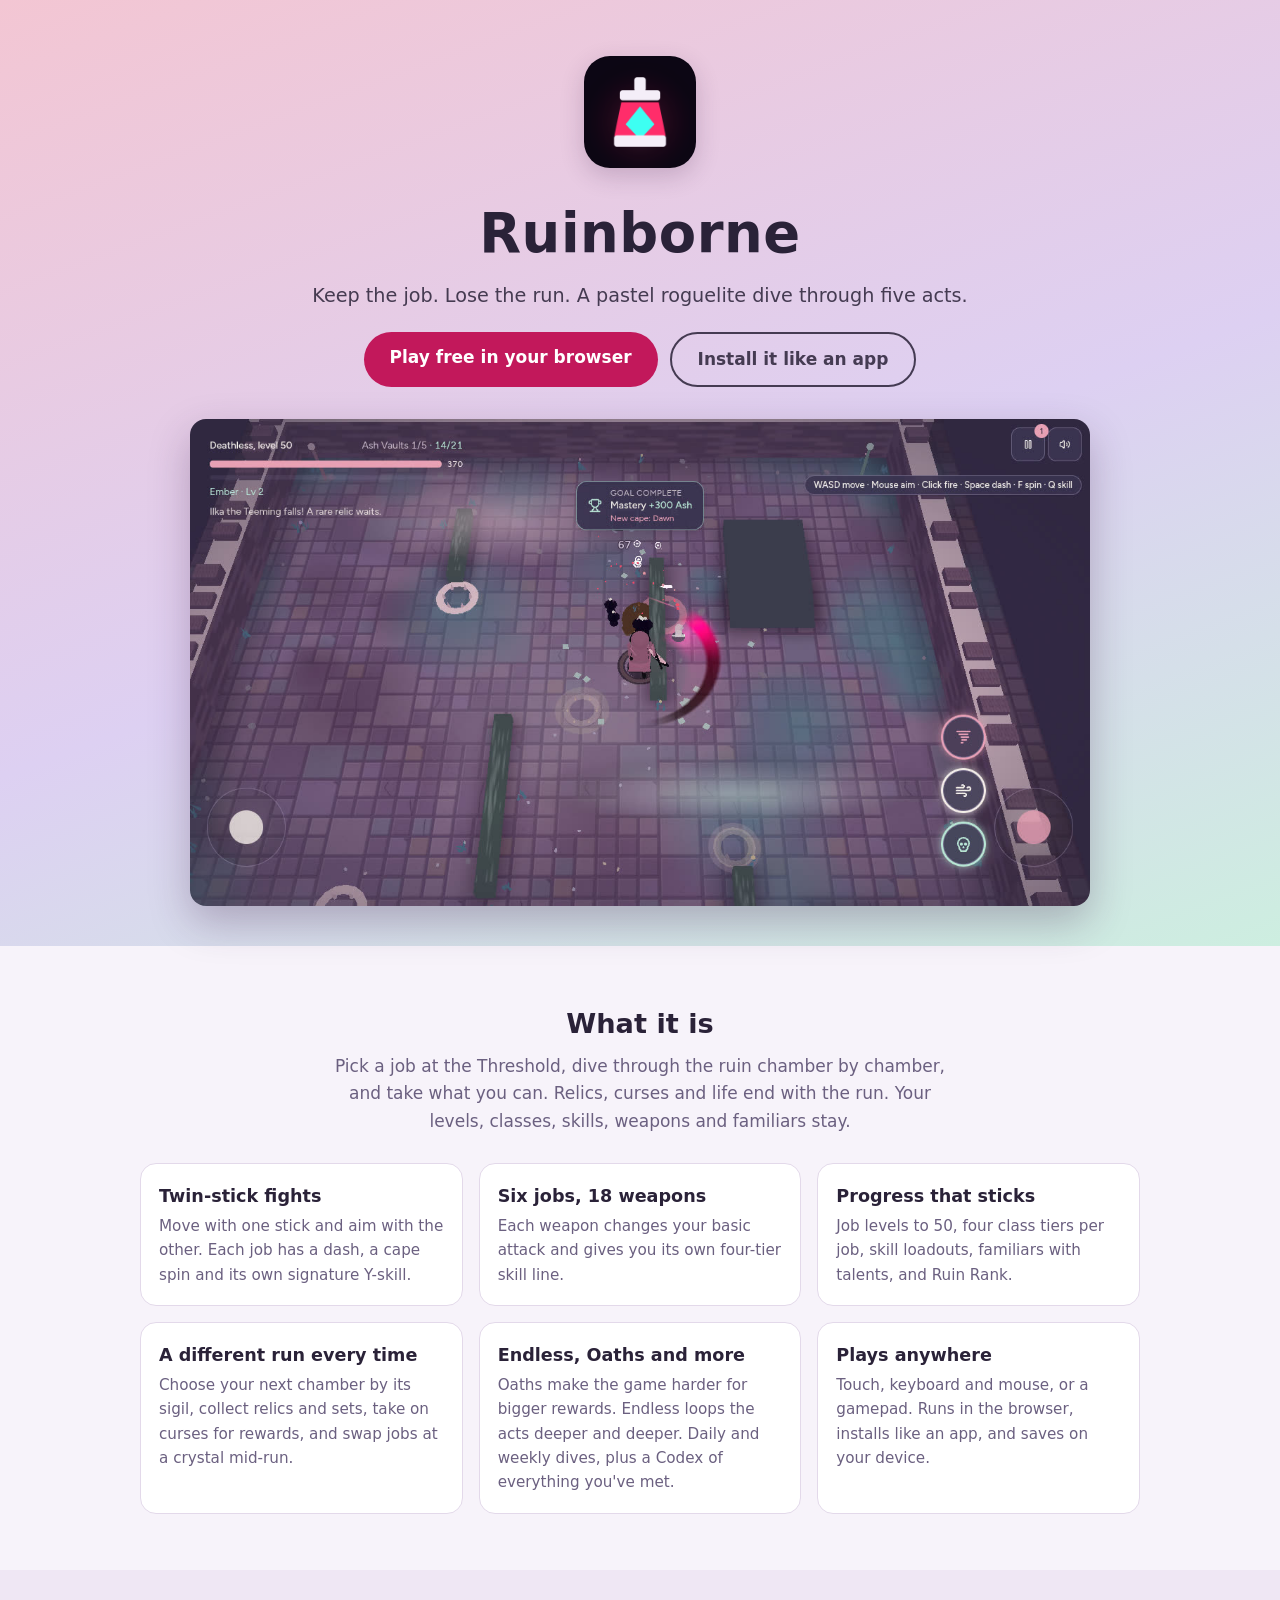
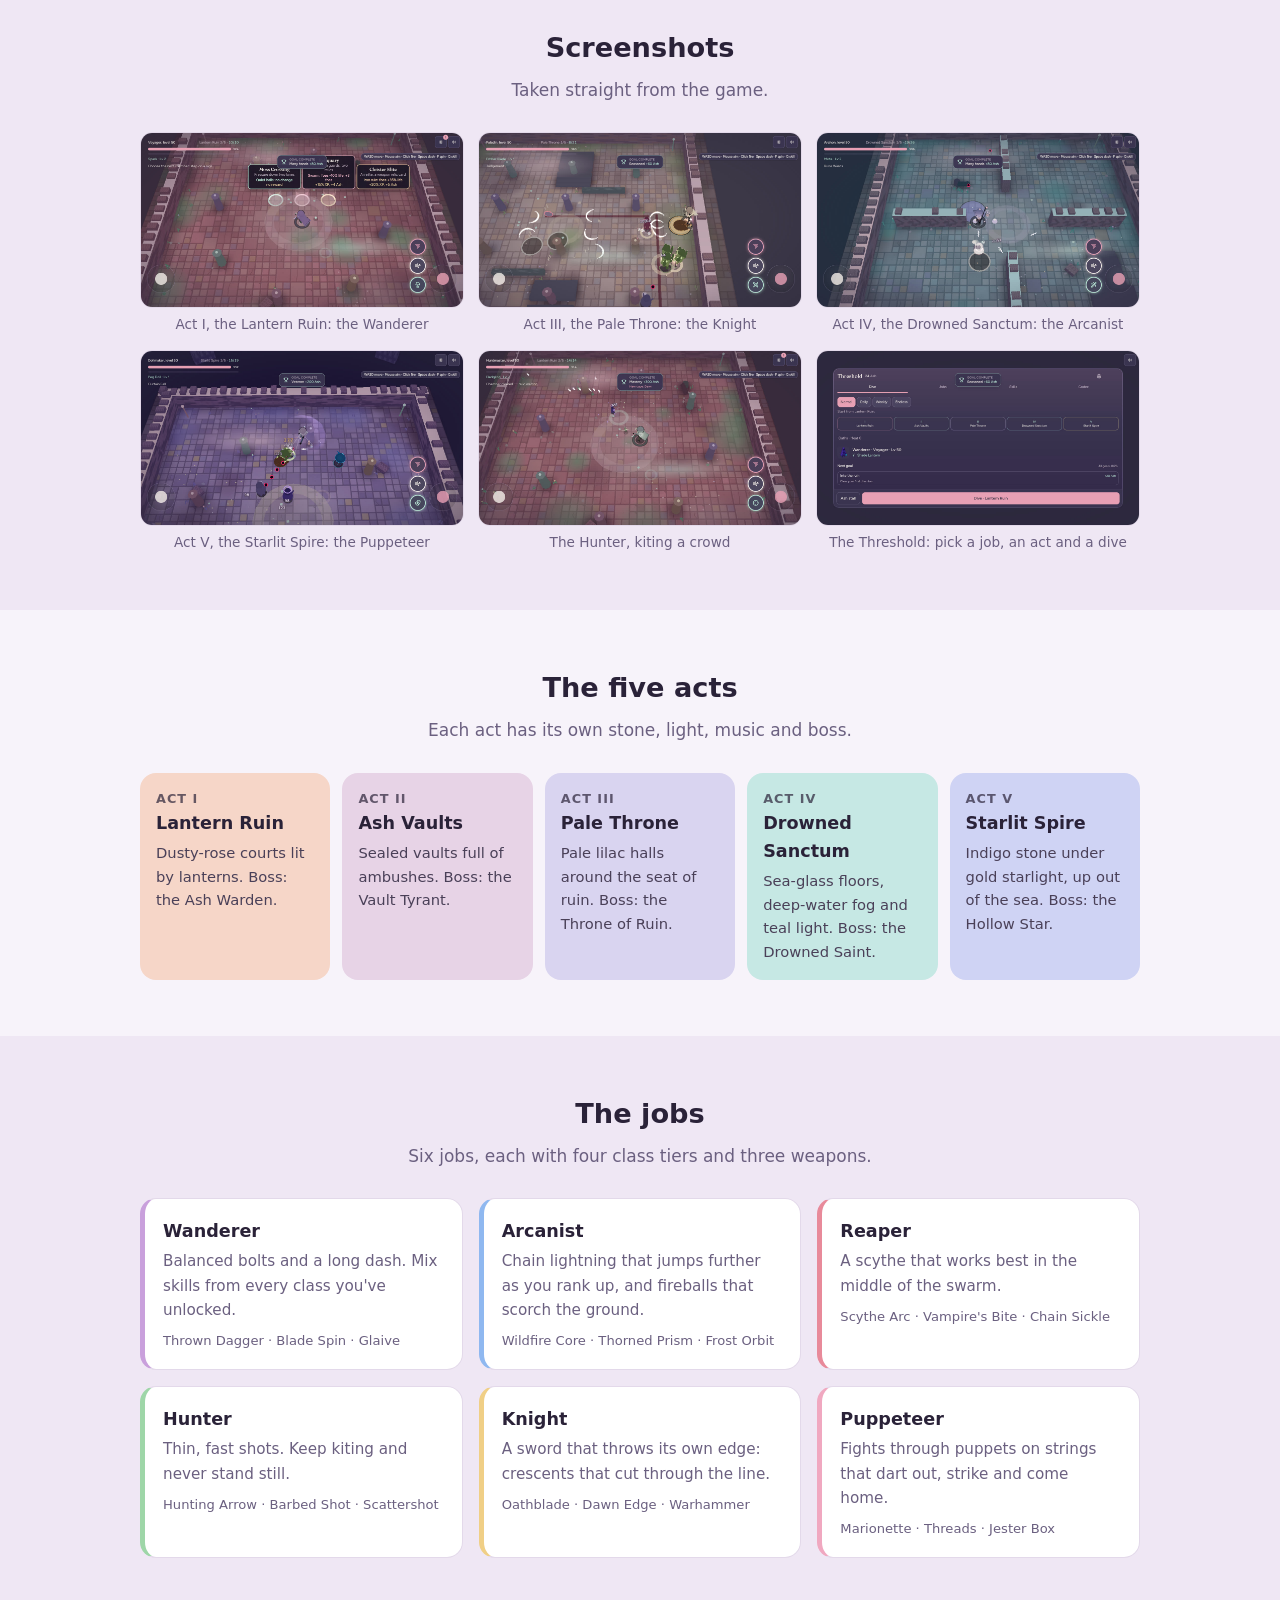
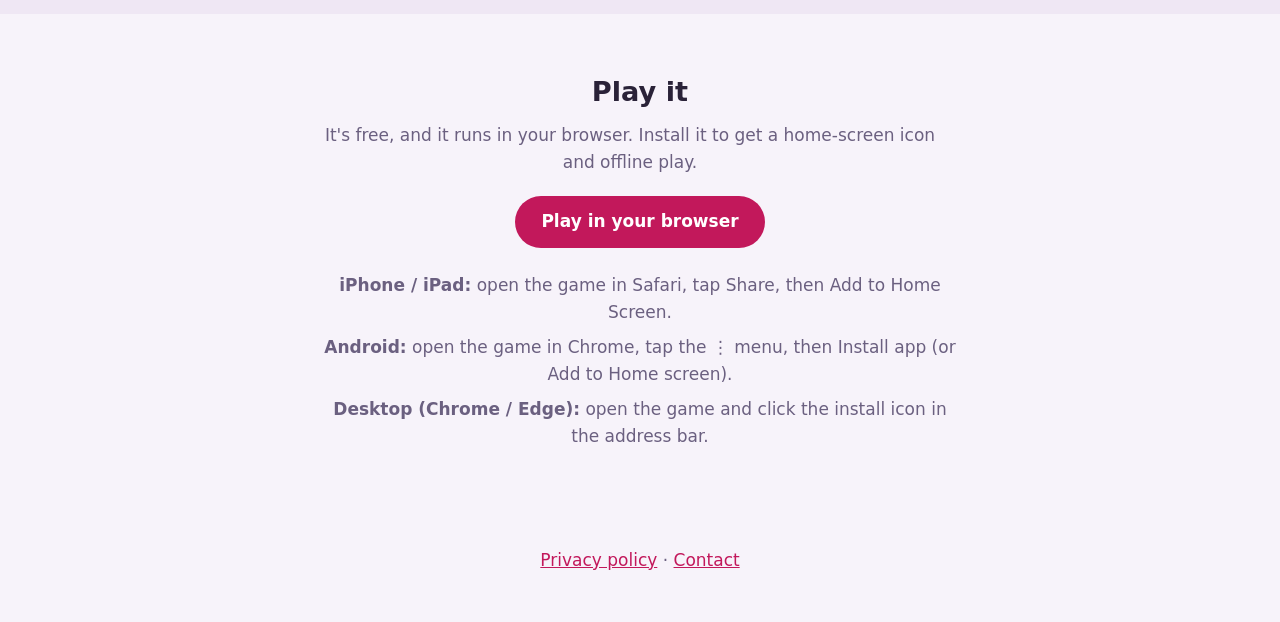
<file: index.html>
<!doctype html>
<html lang="en">
<head>
<meta charset="utf-8" />
<meta name="viewport" content="width=device-width, initial-scale=1" />
<meta name="theme-color" content="#2c283c" />
<title>Ruinborne</title>
<meta name="description" content="Keep the job. Lose the run. A pastel roguelite dive through five acts. Play free in your browser." />
<link rel="canonical" href="https://dylan3737.github.io/ruinborne-site/" />
<meta property="og:type" content="website" />
<meta property="og:site_name" content="Ruinborne" />
<meta property="og:title" content="Ruinborne" />
<meta property="og:description" content="Keep the job. Lose the run. A pastel roguelite dive through five acts. Play free in your browser." />
<meta property="og:url" content="https://dylan3737.github.io/ruinborne-site/" />
<meta property="og:image" content="https://dylan3737.github.io/ruinborne-site/icon.png" />
<meta property="og:image:width" content="512" />
<meta property="og:image:height" content="512" />
<meta name="twitter:card" content="summary" />
<meta name="twitter:title" content="Ruinborne" />
<meta name="twitter:description" content="Keep the job. Lose the run. A pastel roguelite dive through five acts. Play free in your browser." />
<meta name="twitter:image" content="https://dylan3737.github.io/ruinborne-site/icon.png" />
<link rel="icon" href="icon.png" />
<style>
  :root { --bg: #f7f3fa; --bg2: #efe7f4; --card: #ffffff; --ink: #2a2238; --soft: #6b6080; --accent: #c2185b; --rose: #f3c6d3; --mint: #cdeee0; --lilac: #ddd0f2; --line: #e3d9ea; }
  @media (prefers-color-scheme: dark) { :root { --bg: #2c283c; --bg2: #353047; --card: #3b3550; --ink: #f4eef8; --soft: #b9adc9; --accent: #ff7aa2; --rose: #5a3f55; --mint: #35514a; --lilac: #463d63; --line: #4a4360; } }
  * { box-sizing: border-box; }
  body { margin: 0; background: var(--bg); color: var(--ink); font: 17px/1.6 system-ui, -apple-system, "Segoe UI", sans-serif; }
  a { color: var(--accent); }
  .wrap { max-width: 1040px; margin: 0 auto; padding: 0 20px; }
  section { padding: 56px 0; }
  section.alt { background: var(--bg2); }
  h1 { font-size: clamp(2.4rem, 6vw, 3.4rem); margin: 14px 0 4px; letter-spacing: 0.01em; }
  h2 { font-size: 1.7rem; margin: 0 0 8px; text-align: center; }
  h3 { margin: 0 0 4px; font-size: 1.1rem; }
  p { color: var(--soft); margin: 0 0 16px; }
  .lead { text-align: center; max-width: 620px; margin: 0 auto 28px; }
  .hero { text-align: center; padding: 56px 0 40px; background: linear-gradient(160deg, var(--rose), var(--lilac) 55%, var(--mint)); }
  .hero .icon { width: 112px; height: 112px; border-radius: 26px; box-shadow: 0 8px 24px rgb(60 30 70 / 0.2); }
  .hero .tag { font-size: 1.2rem; color: var(--ink); opacity: 0.85; }
  .hero .shot { display: block; width: 100%; height: auto; max-width: 900px; margin: 32px auto 0; border-radius: 16px; box-shadow: 0 16px 40px rgb(60 30 70 / 0.28); }
  .btns { display: flex; gap: 12px; justify-content: center; flex-wrap: wrap; margin: 20px 0 0; }
  .btn { display: inline-block; padding: 12px 26px; border-radius: 999px; background: var(--accent); color: #fff; font-weight: 600; text-decoration: none; }
  .btn.ghost { background: transparent; color: var(--ink); border: 2px solid var(--ink); opacity: 0.85; }
  .grid { display: grid; gap: 16px; grid-template-columns: repeat(auto-fit, minmax(280px, 1fr)); }
  .card { background: var(--card); border: 1px solid var(--line); border-radius: 16px; padding: 18px; }
  .card p { margin: 0; font-size: 0.95rem; }
  .gallery { display: grid; gap: 14px; grid-template-columns: repeat(auto-fit, minmax(300px, 1fr)); }
  figure { margin: 0; }
  figure img { width: 100%; height: auto; display: block; border-radius: 12px; border: 1px solid var(--line); }
  figcaption { font-size: 0.85rem; color: var(--soft); margin-top: 6px; text-align: center; }
  .acts { display: grid; gap: 12px; grid-template-columns: repeat(auto-fit, minmax(180px, 1fr)); }
  .act { border-radius: 16px; padding: 16px; color: #2a2238; }
  .act b { display: block; font-size: 0.8rem; letter-spacing: 0.08em; text-transform: uppercase; opacity: 0.7; }
  .act h3 { color: #2a2238; }
  .act p { color: #4a4058; margin: 0; font-size: 0.92rem; }
  .a1 { background: #f6d6c8; } .a2 { background: #e7d3e6; } .a3 { background: #d9d4f0; } .a4 { background: #c6e8e4; } .a5 { background: #cfd3f4; }
  .job { border-left: 5px solid var(--c); }
  .job small { display: block; color: var(--soft); font-size: 0.82rem; margin-top: 8px; }
  .install p { margin: 0 0 8px; }
  footer { text-align: center; padding: 32px 0 48px; color: var(--soft); }
</style>
</head>
<body>
<header class="hero">
  <div class="wrap">
    <img class="icon" src="icon.png" alt="Ruinborne icon" />
    <h1>Ruinborne</h1>
    <p class="tag">Keep the job. Lose the run. A pastel roguelite dive through five acts.</p>
    <div class="btns">
      <a class="btn" href="play/">Play free in your browser</a>
      <a class="btn ghost" href="#install">Install it like an app</a>
    </div>
    <img class="shot" src="screens/act2-reaper.jpg" width="1280" height="720" alt="A Reaper fighting a swarm in the Ash Vaults" />
  </div>
</header>

<section>
  <div class="wrap">
    <h2>What it is</h2>
    <p class="lead">Pick a job at the Threshold, dive through the ruin chamber by chamber, and take what you can. Relics, curses and life end with the run. Your levels, classes, skills, weapons and familiars stay.</p>
    <div class="grid">
      <div class="card"><h3>Twin-stick fights</h3><p>Move with one stick and aim with the other. Each job has a dash, a cape spin and its own signature Y-skill.</p></div>
      <div class="card"><h3>Six jobs, 18 weapons</h3><p>Each weapon changes your basic attack and gives you its own four-tier skill line.</p></div>
      <div class="card"><h3>Progress that sticks</h3><p>Job levels to 50, four class tiers per job, skill loadouts, familiars with talents, and Ruin Rank.</p></div>
      <div class="card"><h3>A different run every time</h3><p>Choose your next chamber by its sigil, collect relics and sets, take on curses for rewards, and swap jobs at a crystal mid-run.</p></div>
      <div class="card"><h3>Endless, Oaths and more</h3><p>Oaths make the game harder for bigger rewards. Endless loops the acts deeper and deeper. Daily and weekly dives, plus a Codex of everything you've met.</p></div>
      <div class="card"><h3>Plays anywhere</h3><p>Touch, keyboard and mouse, or a gamepad. Runs in the browser, installs like an app, and saves on your device.</p></div>
    </div>
  </div>
</section>

<section class="alt">
  <div class="wrap">
    <h2>Screenshots</h2>
    <p class="lead">Taken straight from the game.</p>
    <div class="gallery">
      <figure><img src="screens/act1-wanderer.jpg" width="1280" height="720" loading="lazy" alt="The Wanderer in the Lantern Ruin" /><figcaption>Act I, the Lantern Ruin: the Wanderer</figcaption></figure>
      <figure><img src="screens/act3-knight.jpg" width="1280" height="720" loading="lazy" alt="The Knight in the Pale Throne" /><figcaption>Act III, the Pale Throne: the Knight</figcaption></figure>
      <figure><img src="screens/act4-arcanist.jpg" width="1280" height="720" loading="lazy" alt="The Arcanist in the Drowned Sanctum" /><figcaption>Act IV, the Drowned Sanctum: the Arcanist</figcaption></figure>
      <figure><img src="screens/act5-puppeteer.jpg" width="1280" height="720" loading="lazy" alt="The Puppeteer in the Starlit Spire" /><figcaption>Act V, the Starlit Spire: the Puppeteer</figcaption></figure>
      <figure><img src="screens/act1-hunter.jpg" width="1280" height="720" loading="lazy" alt="The Hunter kiting a crowd" /><figcaption>The Hunter, kiting a crowd</figcaption></figure>
      <figure><img src="screens/hub.jpg" width="1280" height="720" loading="lazy" alt="The Threshold, where you pick your job and dive" /><figcaption>The Threshold: pick a job, an act and a dive</figcaption></figure>
    </div>
  </div>
</section>

<section>
  <div class="wrap">
    <h2>The five acts</h2>
    <p class="lead">Each act has its own stone, light, music and boss.</p>
    <div class="acts">
      <div class="act a1"><b>Act I</b><h3>Lantern Ruin</h3><p>Dusty-rose courts lit by lanterns. Boss: the Ash Warden.</p></div>
      <div class="act a2"><b>Act II</b><h3>Ash Vaults</h3><p>Sealed vaults full of ambushes. Boss: the Vault Tyrant.</p></div>
      <div class="act a3"><b>Act III</b><h3>Pale Throne</h3><p>Pale lilac halls around the seat of ruin. Boss: the Throne of Ruin.</p></div>
      <div class="act a4"><b>Act IV</b><h3>Drowned Sanctum</h3><p>Sea-glass floors, deep-water fog and teal light. Boss: the Drowned Saint.</p></div>
      <div class="act a5"><b>Act V</b><h3>Starlit Spire</h3><p>Indigo stone under gold starlight, up out of the sea. Boss: the Hollow Star.</p></div>
    </div>
  </div>
</section>

<section class="alt">
  <div class="wrap">
    <h2>The jobs</h2>
    <p class="lead">Six jobs, each with four class tiers and three weapons.</p>
    <div class="grid">
      <div class="card job" style="--c:#c9a0dc"><h3>Wanderer</h3><p>Balanced bolts and a long dash. Mix skills from every class you've unlocked.</p><small>Thrown Dagger · Blade Spin · Glaive</small></div>
      <div class="card job" style="--c:#8fb8f0"><h3>Arcanist</h3><p>Chain lightning that jumps further as you rank up, and fireballs that scorch the ground.</p><small>Wildfire Core · Thorned Prism · Frost Orbit</small></div>
      <div class="card job" style="--c:#e88a9a"><h3>Reaper</h3><p>A scythe that works best in the middle of the swarm.</p><small>Scythe Arc · Vampire's Bite · Chain Sickle</small></div>
      <div class="card job" style="--c:#9ed6a8"><h3>Hunter</h3><p>Thin, fast shots. Keep kiting and never stand still.</p><small>Hunting Arrow · Barbed Shot · Scattershot</small></div>
      <div class="card job" style="--c:#f0cf86"><h3>Knight</h3><p>A sword that throws its own edge: crescents that cut through the line.</p><small>Oathblade · Dawn Edge · Warhammer</small></div>
      <div class="card job" style="--c:#f0a8c0"><h3>Puppeteer</h3><p>Fights through puppets on strings that dart out, strike and come home.</p><small>Marionette · Threads · Jester Box</small></div>
    </div>
  </div>
</section>

<section id="install" class="install">
  <div class="wrap" style="max-width:680px;text-align:center">
    <h2>Play it</h2>
    <p class="lead">It's free, and it runs in your browser. Install it to get a home-screen icon and offline play.</p>
    <div class="btns" style="margin-bottom:24px"><a class="btn" href="play/">Play in your browser</a></div>
    <p><strong>iPhone / iPad:</strong> open the game in Safari, tap Share, then Add to Home Screen.</p>
    <p><strong>Android:</strong> open the game in Chrome, tap the ⋮ menu, then Install app (or Add to Home screen).</p>
    <p><strong>Desktop (Chrome / Edge):</strong> open the game and click the install icon in the address bar.</p>
  </div>
</section>

<footer>
  <a href="privacy.html">Privacy policy</a> · <a href="mailto:dylthesage@gmail.com">Contact</a>
</footer>
</body>
</html>
</file>
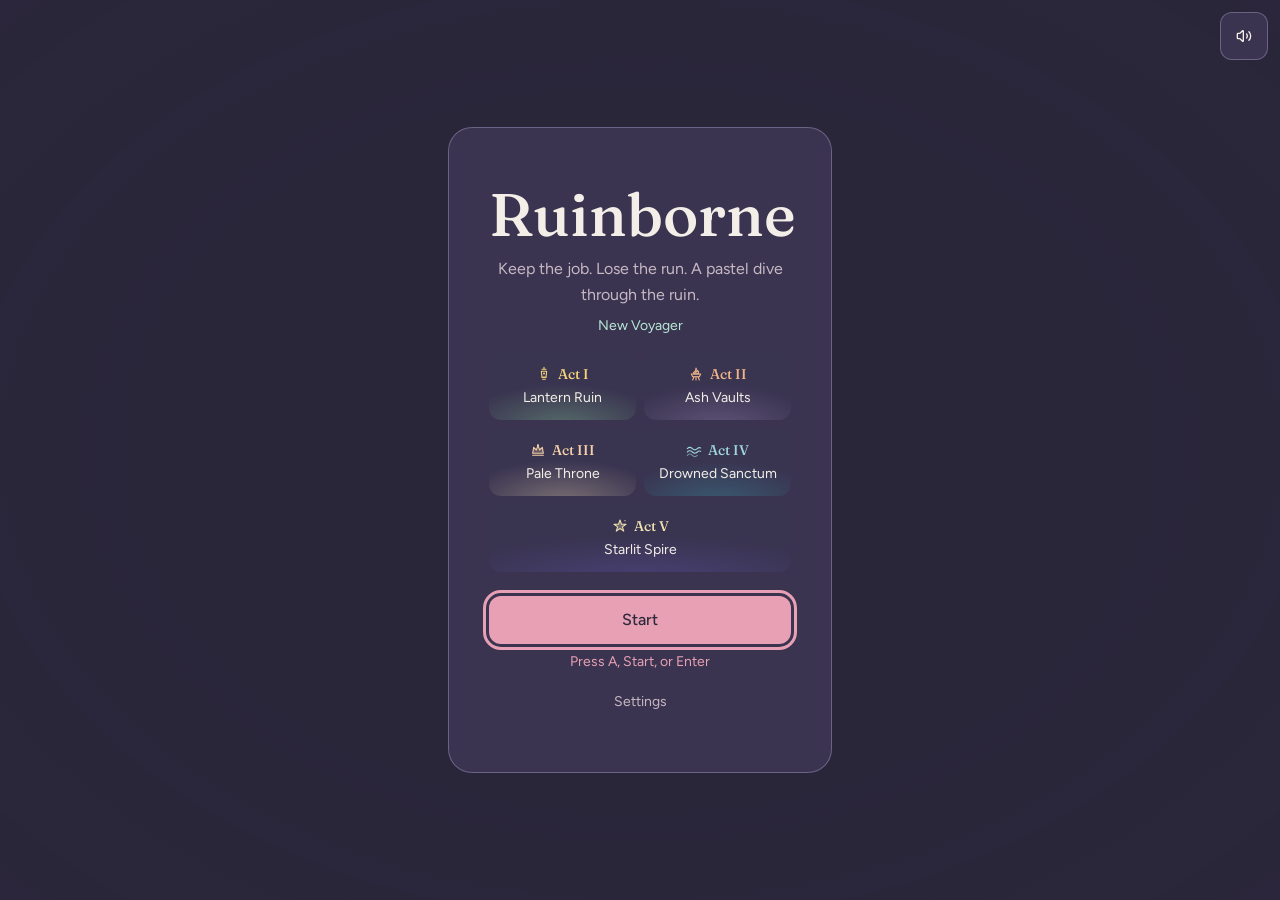
<file: play/index.html>
<!doctype html>
<html lang="en">
  <head>
    <meta charset="UTF-8" />
    <!-- No pinch or double-tap zoom: the game is played with touches. -->
    <meta name="viewport" content="width=device-width, initial-scale=1, maximum-scale=1, user-scalable=no, viewport-fit=cover" />
    <title>Ruinborne</title>
    <link rel="icon" type="image/svg+xml" href="./favicon.svg" />
    <!-- Added to an iPhone's (or Android's) home screen it opens full
         screen, like an app, with its own icon. -->
    <link rel="manifest" href="./manifest.webmanifest" />
    <link rel="apple-touch-icon" href="./apple-touch-icon.png" />
    <meta name="apple-mobile-web-app-capable" content="yes" />
    <meta name="mobile-web-app-capable" content="yes" />
    <meta name="apple-mobile-web-app-status-bar-style" content="black-translucent" />
    <meta name="apple-mobile-web-app-title" content="Ruinborne" />
    <meta name="theme-color" content="#2c283c" />
    <script type="module" crossorigin src="./assets/index-DGweaaD-.js"></script>
    <link rel="stylesheet" crossorigin href="./assets/index-DPycuz9s.css">
  </head>
  <body>
    <div id="app"></div>
  </body>
</html>
</file>
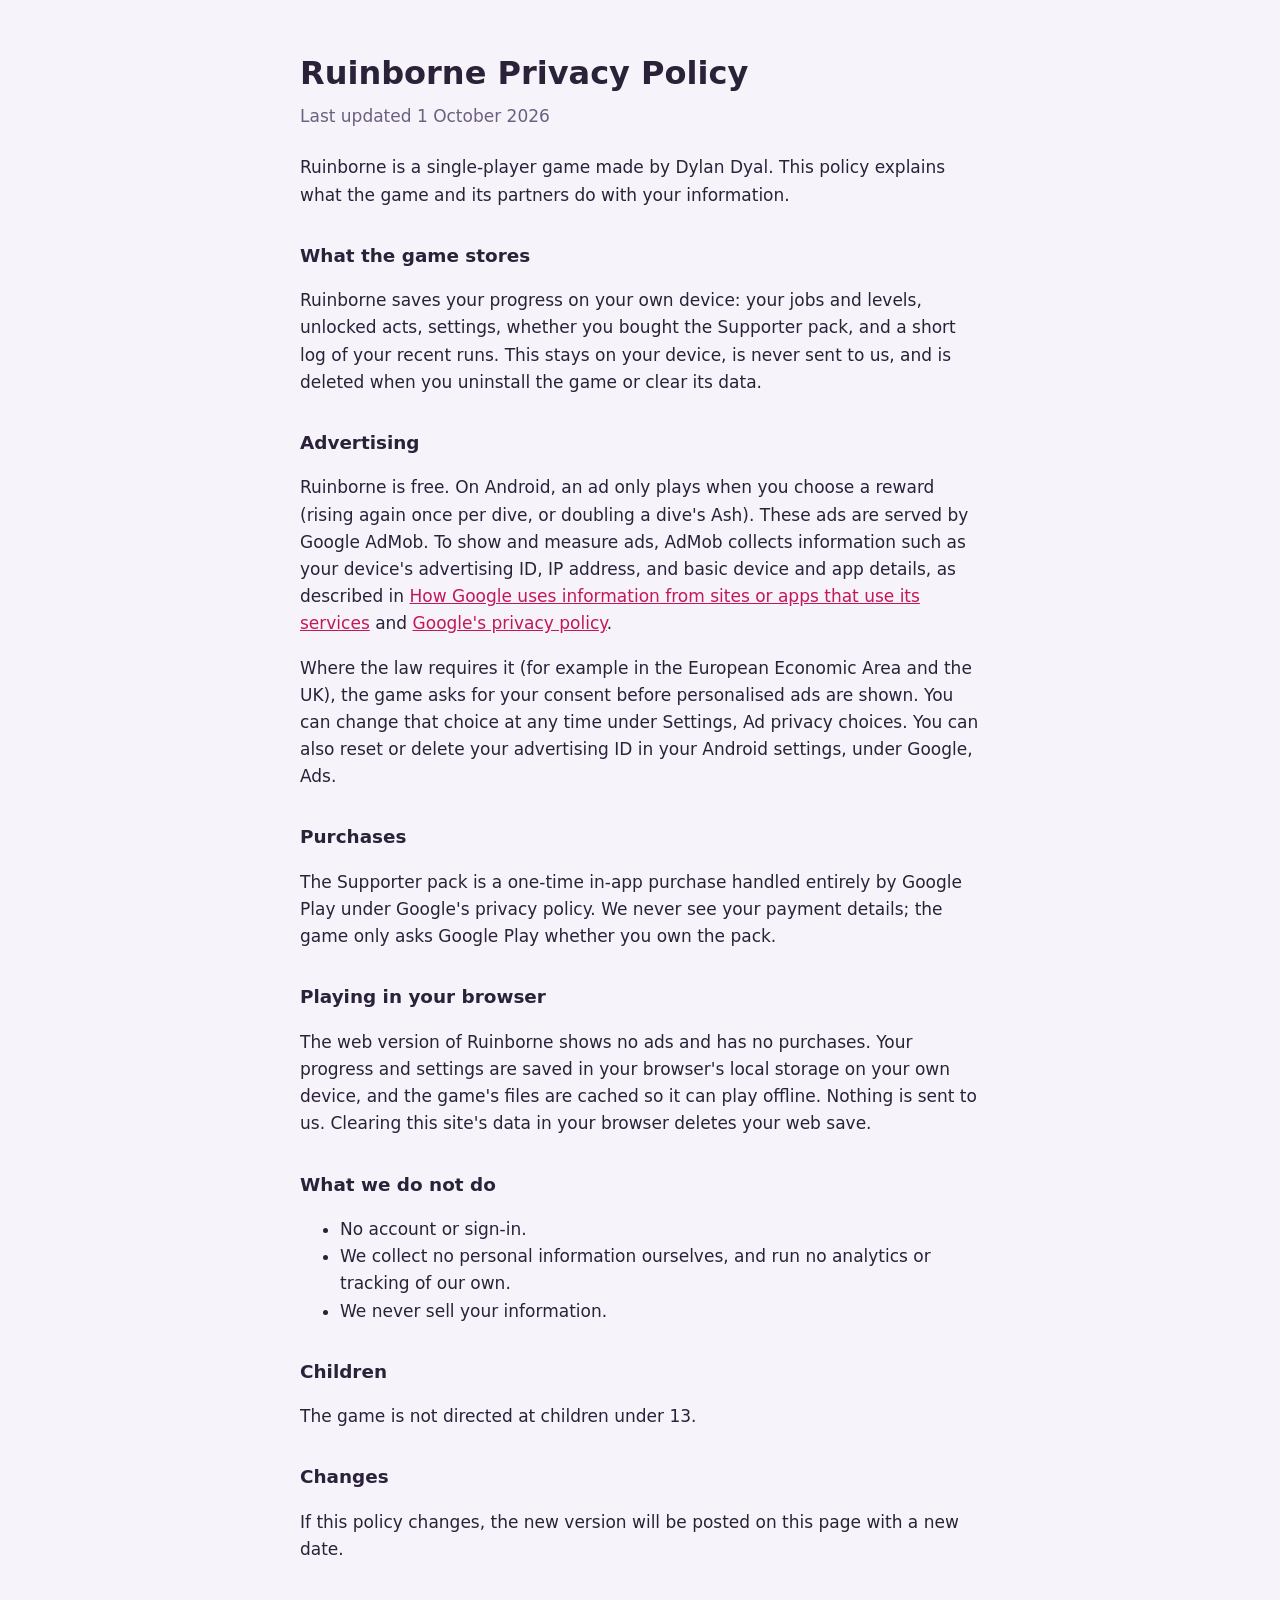
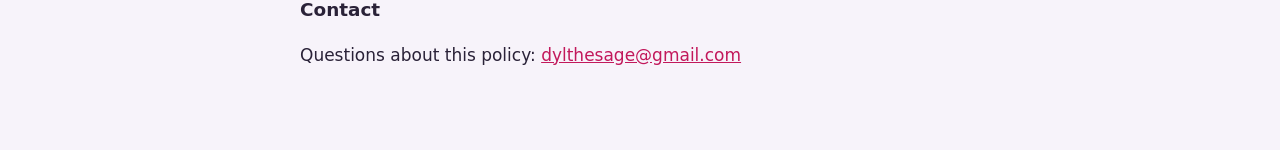
<file: privacy.html>
<!doctype html>
<html lang="en">
<head>
<meta charset="utf-8" />
<meta name="viewport" content="width=device-width, initial-scale=1" />
<meta name="theme-color" content="#2c283c" />
<title>Ruinborne Privacy Policy</title>
<style>
  :root { --bg: #f7f3fa; --ink: #2a2238; --soft: #6b6080; --accent: #c2185b; }
  @media (prefers-color-scheme: dark) { :root { --bg: #2c283c; --ink: #f4eef8; --soft: #b9adc9; --accent: #ff7aa2; } }
  body { margin: 0; background: var(--bg); color: var(--ink); font: 17px/1.6 system-ui, -apple-system, "Segoe UI", sans-serif; }
  main { max-width: 680px; margin: 0 auto; padding: 48px 16px 64px; }
  h1 { font-size: 2rem; margin: 0 0 4px; }
  h2 { font-size: 1.15rem; margin: 32px 0 6px; }
  p, li { color: var(--ink); }
  .meta { color: var(--soft); margin: 0 0 24px; }
  a { color: var(--accent); }
</style>
</head>
<body>
<main>
  <h1>Ruinborne Privacy Policy</h1>
  <p class="meta">Last updated 1 October 2026</p>

  <p>Ruinborne is a single-player game made by Dylan Dyal. This policy explains what the game and its partners do with your information.</p>

  <h2>What the game stores</h2>
  <p>Ruinborne saves your progress on your own device: your jobs and levels, unlocked acts, settings, whether you bought the Supporter pack, and a short log of your recent runs. This stays on your device, is never sent to us, and is deleted when you uninstall the game or clear its data.</p>

  <h2>Advertising</h2>
  <p>Ruinborne is free. On Android, an ad only plays when you choose a reward (rising again once per dive, or doubling a dive's Ash). These ads are served by Google AdMob. To show and measure ads, AdMob collects information such as your device's advertising ID, IP address, and basic device and app details, as described in <a href="https://policies.google.com/technologies/partner-sites">How Google uses information from sites or apps that use its services</a> and <a href="https://policies.google.com/privacy">Google's privacy policy</a>.</p>
  <p>Where the law requires it (for example in the European Economic Area and the UK), the game asks for your consent before personalised ads are shown. You can change that choice at any time under Settings, Ad privacy choices. You can also reset or delete your advertising ID in your Android settings, under Google, Ads.</p>

  <h2>Purchases</h2>
  <p>The Supporter pack is a one-time in-app purchase handled entirely by Google Play under Google's privacy policy. We never see your payment details; the game only asks Google Play whether you own the pack.</p>

  <h2>Playing in your browser</h2>
  <p>The web version of Ruinborne shows no ads and has no purchases. Your progress and settings are saved in your browser's local storage on your own device, and the game's files are cached so it can play offline. Nothing is sent to us. Clearing this site's data in your browser deletes your web save.</p>

  <h2>What we do not do</h2>
  <ul>
    <li>No account or sign-in.</li>
    <li>We collect no personal information ourselves, and run no analytics or tracking of our own.</li>
    <li>We never sell your information.</li>
  </ul>

  <h2>Children</h2>
  <p>The game is not directed at children under 13.</p>

  <h2>Changes</h2>
  <p>If this policy changes, the new version will be posted on this page with a new date.</p>

  <h2>Contact</h2>
  <p>Questions about this policy: <a href="mailto:dylthesage@gmail.com">dylthesage@gmail.com</a></p>
</main>
</body>
</html>
</file>
<file: play/assets/index-DPycuz9s.css>
@font-face{font-family:Figtree;font-style:normal;font-display:swap;font-weight:400;src:url(./figtree-latin-ext-400-normal-CXAzuTZb.woff2) format("woff2"),url(./figtree-latin-ext-400-normal-Gbh-3PTk.woff) format("woff");unicode-range:U+0100-02BA,U+02BD-02C5,U+02C7-02CC,U+02CE-02D7,U+02DD-02FF,U+0304,U+0308,U+0329,U+1D00-1DBF,U+1E00-1E9F,U+1EF2-1EFF,U+2020,U+20A0-20AB,U+20AD-20C0,U+2113,U+2C60-2C7F,U+A720-A7FF}@font-face{font-family:Figtree;font-style:normal;font-display:swap;font-weight:400;src:url(./figtree-latin-400-normal-g7Dtegnw.woff2) format("woff2"),url(./figtree-latin-400-normal-BD4aNku5.woff) format("woff");unicode-range:U+0000-00FF,U+0131,U+0152-0153,U+02BB-02BC,U+02C6,U+02DA,U+02DC,U+0304,U+0308,U+0329,U+2000-206F,U+20AC,U+2122,U+2191,U+2193,U+2212,U+2215,U+FEFF,U+FFFD}@font-face{font-family:Figtree;font-style:normal;font-display:swap;font-weight:500;src:url(./figtree-latin-ext-500-normal-Du0rIuHj.woff2) format("woff2"),url(./figtree-latin-ext-500-normal-BOEJvrb_.woff) format("woff");unicode-range:U+0100-02BA,U+02BD-02C5,U+02C7-02CC,U+02CE-02D7,U+02DD-02FF,U+0304,U+0308,U+0329,U+1D00-1DBF,U+1E00-1E9F,U+1EF2-1EFF,U+2020,U+20A0-20AB,U+20AD-20C0,U+2113,U+2C60-2C7F,U+A720-A7FF}@font-face{font-family:Figtree;font-style:normal;font-display:swap;font-weight:500;src:url(./figtree-latin-500-normal-BWnGEVsr.woff2) format("woff2"),url(./figtree-latin-500-normal-B_yy1phn.woff) format("woff");unicode-range:U+0000-00FF,U+0131,U+0152-0153,U+02BB-02BC,U+02C6,U+02DA,U+02DC,U+0304,U+0308,U+0329,U+2000-206F,U+20AC,U+2122,U+2191,U+2193,U+2212,U+2215,U+FEFF,U+FFFD}@font-face{font-family:Figtree;font-style:normal;font-display:swap;font-weight:600;src:url(./figtree-latin-ext-600-normal-DJlfifZj.woff2) format("woff2"),url(./figtree-latin-ext-600-normal-CQqsimlV.woff) format("woff");unicode-range:U+0100-02BA,U+02BD-02C5,U+02C7-02CC,U+02CE-02D7,U+02DD-02FF,U+0304,U+0308,U+0329,U+1D00-1DBF,U+1E00-1E9F,U+1EF2-1EFF,U+2020,U+20A0-20AB,U+20AD-20C0,U+2113,U+2C60-2C7F,U+A720-A7FF}@font-face{font-family:Figtree;font-style:normal;font-display:swap;font-weight:600;src:url(./figtree-latin-600-normal-Cv_xCTDl.woff2) format("woff2"),url(./figtree-latin-600-normal-BM_oTo4n.woff) format("woff");unicode-range:U+0000-00FF,U+0131,U+0152-0153,U+02BB-02BC,U+02C6,U+02DA,U+02DC,U+0304,U+0308,U+0329,U+2000-206F,U+20AC,U+2122,U+2191,U+2193,U+2212,U+2215,U+FEFF,U+FFFD}@font-face{font-family:Fraunces;font-style:normal;font-display:swap;font-weight:500;src:url(./fraunces-vietnamese-500-normal-GOH_-EGq.woff2) format("woff2"),url(./fraunces-vietnamese-500-normal-B-KbxExq.woff) format("woff");unicode-range:U+0102-0103,U+0110-0111,U+0128-0129,U+0168-0169,U+01A0-01A1,U+01AF-01B0,U+0300-0301,U+0303-0304,U+0308-0309,U+0323,U+0329,U+1EA0-1EF9,U+20AB}@font-face{font-family:Fraunces;font-style:normal;font-display:swap;font-weight:500;src:url(./fraunces-latin-ext-500-normal-Z5DV8IzT.woff2) format("woff2"),url(./fraunces-latin-ext-500-normal-BMcFk1Xs.woff) format("woff");unicode-range:U+0100-02BA,U+02BD-02C5,U+02C7-02CC,U+02CE-02D7,U+02DD-02FF,U+0304,U+0308,U+0329,U+1D00-1DBF,U+1E00-1E9F,U+1EF2-1EFF,U+2020,U+20A0-20AB,U+20AD-20C0,U+2113,U+2C60-2C7F,U+A720-A7FF}@font-face{font-family:Fraunces;font-style:normal;font-display:swap;font-weight:500;src:url(./fraunces-latin-500-normal-DnGCNyPD.woff2) format("woff2"),url(./fraunces-latin-500-normal-BTR4KCeb.woff) format("woff");unicode-range:U+0000-00FF,U+0131,U+0152-0153,U+02BB-02BC,U+02C6,U+02DA,U+02DC,U+0304,U+0308,U+0329,U+2000-206F,U+20AC,U+2122,U+2191,U+2193,U+2212,U+2215,U+FEFF,U+FFFD}@font-face{font-family:Fraunces;font-style:normal;font-display:swap;font-weight:600;src:url(./fraunces-vietnamese-600-normal-BjlAJixd.woff2) format("woff2"),url(./fraunces-vietnamese-600-normal-DlAl5EAR.woff) format("woff");unicode-range:U+0102-0103,U+0110-0111,U+0128-0129,U+0168-0169,U+01A0-01A1,U+01AF-01B0,U+0300-0301,U+0303-0304,U+0308-0309,U+0323,U+0329,U+1EA0-1EF9,U+20AB}@font-face{font-family:Fraunces;font-style:normal;font-display:swap;font-weight:600;src:url(./fraunces-latin-ext-600-normal-BtzmzP0X.woff2) format("woff2"),url(./fraunces-latin-ext-600-normal-B0Dy4lqi.woff) format("woff");unicode-range:U+0100-02BA,U+02BD-02C5,U+02C7-02CC,U+02CE-02D7,U+02DD-02FF,U+0304,U+0308,U+0329,U+1D00-1DBF,U+1E00-1E9F,U+1EF2-1EFF,U+2020,U+20A0-20AB,U+20AD-20C0,U+2113,U+2C60-2C7F,U+A720-A7FF}@font-face{font-family:Fraunces;font-style:normal;font-display:swap;font-weight:600;src:url(./fraunces-latin-600-normal-BFCDtZfi.woff2) format("woff2"),url(./fraunces-latin-600-normal-DL5QCzvS.woff) format("woff");unicode-range:U+0000-00FF,U+0131,U+0152-0153,U+02BB-02BC,U+02C6,U+02DA,U+02DC,U+0304,U+0308,U+0329,U+2000-206F,U+20AC,U+2122,U+2191,U+2193,U+2212,U+2215,U+FEFF,U+FFFD}/*! tailwindcss v4.3.3 | MIT License | https://tailwindcss.com */@layer properties{@supports (((-webkit-hyphens:none)) and (not (margin-trim:inline))) or ((-moz-orient:inline) and (not (color:rgb(from red r g b)))){*,:before,:after,::backdrop{--tw-translate-x:0;--tw-translate-y:0;--tw-translate-z:0;--tw-rotate-x:initial;--tw-rotate-y:initial;--tw-rotate-z:initial;--tw-skew-x:initial;--tw-skew-y:initial;--tw-border-style:solid;--tw-leading:initial;--tw-font-weight:initial;--tw-tracking:initial;--tw-ordinal:initial;--tw-slashed-zero:initial;--tw-numeric-figure:initial;--tw-numeric-spacing:initial;--tw-numeric-fraction:initial;--tw-shadow:0 0 #0000;--tw-shadow-color:initial;--tw-shadow-alpha:100%;--tw-inset-shadow:0 0 #0000;--tw-inset-shadow-color:initial;--tw-inset-shadow-alpha:100%;--tw-ring-color:initial;--tw-ring-shadow:0 0 #0000;--tw-inset-ring-color:initial;--tw-inset-ring-shadow:0 0 #0000;--tw-ring-inset:initial;--tw-ring-offset-width:0px;--tw-ring-offset-color:#fff;--tw-ring-offset-shadow:0 0 #0000;--tw-outline-style:solid;--tw-blur:initial;--tw-brightness:initial;--tw-contrast:initial;--tw-grayscale:initial;--tw-hue-rotate:initial;--tw-invert:initial;--tw-opacity:initial;--tw-saturate:initial;--tw-sepia:initial;--tw-drop-shadow:initial;--tw-drop-shadow-color:initial;--tw-drop-shadow-alpha:100%;--tw-drop-shadow-size:initial;--tw-backdrop-blur:initial;--tw-backdrop-brightness:initial;--tw-backdrop-contrast:initial;--tw-backdrop-grayscale:initial;--tw-backdrop-hue-rotate:initial;--tw-backdrop-invert:initial;--tw-backdrop-opacity:initial;--tw-backdrop-saturate:initial;--tw-backdrop-sepia:initial;--tw-duration:initial;--tw-ease:initial}}}@layer theme{:root,:host{--font-sans:"Figtree", ui-sans-serif, system-ui, sans-serif;--font-mono:ui-monospace, SFMono-Regular, Menlo, Monaco, Consolas, "Liberation Mono", "Courier New", monospace;--spacing:.25rem;--container-sm:24rem;--container-md:28rem;--container-lg:32rem;--container-xl:36rem;--container-6xl:72rem;--text-xs:.75rem;--text-xs--line-height:calc(1 / .75);--text-sm:.875rem;--text-sm--line-height:calc(1.25 / .875);--text-base:1rem;--text-base--line-height: 1.5 ;--text-lg:1.125rem;--text-lg--line-height:calc(1.75 / 1.125);--text-xl:1.25rem;--text-xl--line-height:calc(1.75 / 1.25);--text-2xl:1.5rem;--text-2xl--line-height:calc(2 / 1.5);--text-3xl:1.875rem;--text-3xl--line-height: 1.2 ;--text-4xl:2.25rem;--text-4xl--line-height:calc(2.5 / 2.25);--text-5xl:3rem;--text-5xl--line-height:1;--text-6xl:3.75rem;--text-6xl--line-height:1;--font-weight-normal:400;--font-weight-medium:500;--tracking-tight:-.025em;--tracking-wide:.025em;--leading-snug:1.375;--leading-relaxed:1.625;--radius-sm:8px;--radius-md:12px;--radius-lg:16px;--radius-xl:24px;--ease-out:cubic-bezier(0, 0, .2, 1);--blur-sm:8px;--default-transition-duration:.15s;--default-transition-timing-function:cubic-bezier(.4, 0, .2, 1);--default-font-family:var(--font-sans);--default-mono-font-family:var(--font-mono);--color-bg:#2c283c;--color-surface:#3a3450;--color-surface-2:#4a4460;--color-fg:#f4eee8;--color-muted:#c8b8c4;--color-subtle:#b4a6b4;--color-border:oklab(81.1815% .0344962 -.0594676/.35);--color-accent:#e8a0b4;--color-accent-fg:#2c283c;--color-cyan:#b8e8d4;--color-danger:#e8a0b4;--color-ok:#b8e8d4;--font-display:"Fraunces", ui-serif, Georgia, serif}}@layer base{*,:after,:before,::backdrop{box-sizing:border-box;border:0 solid;margin:0;padding:0}::file-selector-button{box-sizing:border-box;border:0 solid;margin:0;padding:0}html,:host{-webkit-text-size-adjust:100%;-moz-tab-size:4;tab-size:4;line-height:1.5;font-family:var(--default-font-family,-apple-system, BlinkMacSystemFont, "Segoe UI", Roboto, "Helvetica Neue", "Noto Sans", Arial, sans-serif, "Apple Color Emoji", "Segoe UI Emoji", "Segoe UI Symbol", "Noto Color Emoji");font-feature-settings:var(--default-font-feature-settings,normal);font-variation-settings:var(--default-font-variation-settings,normal);-webkit-tap-highlight-color:transparent}hr{height:0;color:inherit;border-top-width:1px}abbr:where([title]){-webkit-text-decoration:underline dotted;text-decoration:underline dotted}h1,h2,h3,h4,h5,h6{font-size:inherit;font-weight:inherit}a{color:inherit;-webkit-text-decoration:inherit;text-decoration:inherit}b,strong{font-weight:bolder}code,kbd,samp,pre{font-family:var(--default-mono-font-family,ui-monospace, SFMono-Regular, Menlo, Monaco, Consolas, "Liberation Mono", "Courier New", monospace);font-feature-settings:var(--default-mono-font-feature-settings,normal);font-variation-settings:var(--default-mono-font-variation-settings,normal);font-size:1em}small{font-size:80%}sub,sup{vertical-align:baseline;font-size:75%;line-height:0;position:relative}sub{bottom:-.25em}sup{top:-.5em}table{text-indent:0;border-color:inherit;border-collapse:collapse}:-moz-focusring:where(:not(iframe)){outline:auto}progress{vertical-align:baseline}summary{display:list-item}ol,ul,menu{list-style:none}img,svg,video,canvas,audio,iframe,embed,object{vertical-align:middle;display:block}img,video{max-width:100%;height:auto}button,input,select,optgroup,textarea{font:inherit;font-feature-settings:inherit;font-variation-settings:inherit;letter-spacing:inherit;color:inherit;opacity:1;background-color:#0000;border-radius:0}::file-selector-button{font:inherit;font-feature-settings:inherit;font-variation-settings:inherit;letter-spacing:inherit;color:inherit;opacity:1;background-color:#0000;border-radius:0}:where(select:is([multiple],[size])) optgroup{font-weight:bolder}:where(select:is([multiple],[size])) optgroup option{padding-inline-start:20px}::file-selector-button{margin-inline-end:4px}::placeholder{opacity:1}@supports (not ((-webkit-appearance:-apple-pay-button))) or (contain-intrinsic-size:1px){::placeholder{color:currentColor}@supports (color:color-mix(in lab,red,red)){::placeholder{color:color-mix(in oklab,currentcolor 50%,transparent)}}}textarea{resize:vertical}::-webkit-search-decoration{-webkit-appearance:none}::-webkit-date-and-time-value{min-height:1lh;text-align:inherit}::-webkit-datetime-edit{display:inline-flex}::-webkit-datetime-edit-fields-wrapper{padding:0}::-webkit-datetime-edit{padding-block:0}::-webkit-datetime-edit-year-field{padding-block:0}::-webkit-datetime-edit-month-field{padding-block:0}::-webkit-datetime-edit-day-field{padding-block:0}::-webkit-datetime-edit-hour-field{padding-block:0}::-webkit-datetime-edit-minute-field{padding-block:0}::-webkit-datetime-edit-second-field{padding-block:0}::-webkit-datetime-edit-millisecond-field{padding-block:0}::-webkit-datetime-edit-meridiem-field{padding-block:0}::-webkit-calendar-picker-indicator{line-height:1}:-moz-ui-invalid{box-shadow:none}button,input:where([type=button],[type=reset],[type=submit]){-webkit-appearance:button;-moz-appearance:button;appearance:button}::file-selector-button{-webkit-appearance:button;-moz-appearance:button;appearance:button}::-webkit-inner-spin-button{height:auto}::-webkit-outer-spin-button{height:auto}[hidden]:where(:not([hidden=until-found])){display:none!important}html,body,#app{background:var(--color-bg);height:100%;color:var(--color-fg)}button:not(:disabled),[role=button]:not(:disabled){cursor:pointer}*{-webkit-tap-highlight-color:transparent}:focus-visible{outline:3px solid var(--color-accent);outline-offset:3px}:focus:not(:focus-visible){outline:none}}@layer components;@layer utilities{.pointer-events-auto{pointer-events:auto}.pointer-events-none{pointer-events:none}.collapse{visibility:collapse}.invisible{visibility:hidden}.visible{visibility:visible}.sr-only{clip-path:inset(50%);white-space:nowrap;border-width:0;width:1px;height:1px;margin:-1px;padding:0;position:absolute;overflow:hidden}.absolute{position:absolute}.fixed{position:fixed}.relative{position:relative}.static{position:static}.-inset-\[5px\]{top:-5px;right:-5px;bottom:-5px;left:-5px}.inset-0{top:0;right:0;bottom:0;left:0}.inset-\[3px\]{top:3px;right:3px;bottom:3px;left:3px}.inset-x-0{inset-inline:0}.inset-y-0{inset-block:0}.-top-1\.5{top:calc(var(--spacing) * -1.5)}.-top-2{top:calc(var(--spacing) * -2)}.top-0{top:0}.top-1{top:var(--spacing)}.top-1\/2{top:50%}.top-2{top:calc(var(--spacing) * 2)}.top-\[32\%\]{top:32%}.top-\[calc\(0\.75rem\+var\(--inset-t\)\)\]{top:calc(.75rem + var(--inset-t))}.top-\[calc\(5\.5rem\+var\(--inset-t\)\)\]{top:calc(5.5rem + var(--inset-t))}.top-\[calc\(5rem\+var\(--inset-t\)\)\]{top:calc(5rem + var(--inset-t))}.-right-1{right:calc(var(--spacing) * -1)}.-right-1\.5{right:calc(var(--spacing) * -1.5)}.right-1{right:var(--spacing)}.right-\[calc\(0\.75rem\+var\(--inset-r\)\)\]{right:calc(.75rem + var(--inset-r))}.right-\[calc\(1rem\+var\(--inset-r\)\)\]{right:calc(1rem + var(--inset-r))}.right-\[calc\(4rem\+var\(--inset-r\)\)\]{right:calc(4rem + var(--inset-r))}.-bottom-1{bottom:calc(var(--spacing) * -1)}.-bottom-1\.5{bottom:calc(var(--spacing) * -1.5)}.bottom-0{bottom:0}.bottom-40{bottom:calc(var(--spacing) * 40)}.bottom-\[calc\(1rem\+var\(--inset-b\)\)\]{bottom:calc(1rem + var(--inset-b))}.-left-2{left:calc(var(--spacing) * -2)}.left-0{left:0}.left-1\/2{left:50%}.left-2{left:calc(var(--spacing) * 2)}.left-\[33\%\]{left:33%}.left-\[66\%\]{left:66%}.z-0{z-index:0}.z-10{z-index:10}.z-20{z-index:20}.z-30{z-index:30}.z-40{z-index:40}.z-50{z-index:50}.z-\[15\]{z-index:15}.z-\[60\]{z-index:60}.col-span-2{grid-column:span 2/span 2}.container{width:100%}@media(min-width:40rem){.container{max-width:40rem}}@media(min-width:48rem){.container{max-width:48rem}}@media(min-width:64rem){.container{max-width:64rem}}@media(min-width:80rem){.container{max-width:80rem}}@media(min-width:96rem){.container{max-width:96rem}}.-mx-1{margin-inline:calc(var(--spacing) * -1)}.-mt-1{margin-top:calc(var(--spacing) * -1)}.mt-0\.5{margin-top:calc(var(--spacing) * .5)}.mt-1{margin-top:var(--spacing)}.mt-1\.5{margin-top:calc(var(--spacing) * 1.5)}.mt-2{margin-top:calc(var(--spacing) * 2)}.mt-3{margin-top:calc(var(--spacing) * 3)}.mt-4{margin-top:calc(var(--spacing) * 4)}.mt-5{margin-top:calc(var(--spacing) * 5)}.mt-6{margin-top:calc(var(--spacing) * 6)}.mr-1{margin-right:var(--spacing)}.mb-1{margin-bottom:var(--spacing)}.mb-2{margin-bottom:calc(var(--spacing) * 2)}.ml-1{margin-left:var(--spacing)}.ml-1\.5{margin-left:calc(var(--spacing) * 1.5)}.ml-2{margin-left:calc(var(--spacing) * 2)}.ml-auto{margin-left:auto}.block{display:block}.flex{display:flex}.grid{display:grid}.hidden{display:none}.inline{display:inline}.inline-block{display:inline-block}.inline-flex{display:inline-flex}.table{display:table}.size-0{width:0;height:0}.size-1\.5{width:calc(var(--spacing) * 1.5);height:calc(var(--spacing) * 1.5)}.size-2{width:calc(var(--spacing) * 2);height:calc(var(--spacing) * 2)}.size-3{width:calc(var(--spacing) * 3);height:calc(var(--spacing) * 3)}.size-3\.5{width:calc(var(--spacing) * 3.5);height:calc(var(--spacing) * 3.5)}.size-4{width:calc(var(--spacing) * 4);height:calc(var(--spacing) * 4)}.size-5{width:calc(var(--spacing) * 5);height:calc(var(--spacing) * 5)}.size-6{width:calc(var(--spacing) * 6);height:calc(var(--spacing) * 6)}.size-10{width:calc(var(--spacing) * 10);height:calc(var(--spacing) * 10)}.size-11{width:calc(var(--spacing) * 11);height:calc(var(--spacing) * 11)}.size-12{width:calc(var(--spacing) * 12);height:calc(var(--spacing) * 12)}.size-14{width:calc(var(--spacing) * 14);height:calc(var(--spacing) * 14)}.size-16{width:calc(var(--spacing) * 16);height:calc(var(--spacing) * 16)}.size-28{width:calc(var(--spacing) * 28);height:calc(var(--spacing) * 28)}.h-1\.5{height:calc(var(--spacing) * 1.5)}.h-2{height:calc(var(--spacing) * 2)}.h-2\.5{height:calc(var(--spacing) * 2.5)}.h-3{height:calc(var(--spacing) * 3)}.h-5{height:calc(var(--spacing) * 5)}.h-20{height:calc(var(--spacing) * 20)}.h-dvh{height:100dvh}.h-full{height:100%}.max-h-\[92dvh\]{max-height:92dvh}.max-h-full{max-height:100%}.min-h-0{min-height:0}.min-h-9{min-height:calc(var(--spacing) * 9)}.min-h-10{min-height:calc(var(--spacing) * 10)}.min-h-11{min-height:calc(var(--spacing) * 11)}.min-h-12{min-height:calc(var(--spacing) * 12)}.w-10{width:calc(var(--spacing) * 10)}.w-16{width:calc(var(--spacing) * 16)}.w-24{width:calc(var(--spacing) * 24)}.w-\[min\(440px\,64vw\)\]{width:min(440px,64vw)}.w-full{width:100%}.w-px{width:1px}.max-w-6xl{max-width:var(--container-6xl)}.max-w-\[calc\(50vw-1\.5rem\)\]{max-width:calc(50vw - 1.5rem)}.max-w-lg{max-width:var(--container-lg)}.max-w-md{max-width:var(--container-md)}.max-w-sm{max-width:var(--container-sm)}.max-w-xl{max-width:var(--container-xl)}.min-w-0{min-width:0}.min-w-5{min-width:calc(var(--spacing) * 5)}.min-w-10{min-width:calc(var(--spacing) * 10)}.min-w-11{min-width:calc(var(--spacing) * 11)}.min-w-12{min-width:calc(var(--spacing) * 12)}.min-w-16{min-width:calc(var(--spacing) * 16)}.min-w-24{min-width:calc(var(--spacing) * 24)}.flex-1{flex:1}.shrink{flex-shrink:1}.shrink-0{flex-shrink:0}.grow{flex-grow:1}.basis-full{flex-basis:100%}.-translate-x-1\/2{--tw-translate-x: -50% ;translate:var(--tw-translate-x) var(--tw-translate-y)}.-translate-y-1\/2{--tw-translate-y: -50% ;translate:var(--tw-translate-x) var(--tw-translate-y)}.transform{transform:var(--tw-rotate-x,) var(--tw-rotate-y,) var(--tw-rotate-z,) var(--tw-skew-x,) var(--tw-skew-y,)}.cursor-pointer{cursor:pointer}.touch-none{touch-action:none}.resize{resize:both}.resize-none{resize:none}.list-none{list-style-type:none}.grid-cols-2{grid-template-columns:repeat(2,minmax(0,1fr))}.grid-cols-3{grid-template-columns:repeat(3,minmax(0,1fr))}.grid-cols-4{grid-template-columns:repeat(4,minmax(0,1fr))}.grid-cols-5{grid-template-columns:repeat(5,minmax(0,1fr))}.grid-cols-\[auto_1fr\]{grid-template-columns:auto 1fr}.flex-col{flex-direction:column}.flex-wrap{flex-wrap:wrap}.items-baseline{align-items:baseline}.items-center{align-items:center}.items-end{align-items:flex-end}.items-start{align-items:flex-start}.justify-between{justify-content:space-between}.justify-center{justify-content:center}.gap-0\.5{gap:calc(var(--spacing) * .5)}.gap-1{gap:var(--spacing)}.gap-1\.5{gap:calc(var(--spacing) * 1.5)}.gap-2{gap:calc(var(--spacing) * 2)}.gap-3{gap:calc(var(--spacing) * 3)}.gap-4{gap:calc(var(--spacing) * 4)}.gap-5{gap:calc(var(--spacing) * 5)}.gap-x-2{column-gap:calc(var(--spacing) * 2)}.gap-x-4{column-gap:calc(var(--spacing) * 4)}.gap-y-0\.5{row-gap:calc(var(--spacing) * .5)}.gap-y-1{row-gap:var(--spacing)}.gap-y-2{row-gap:calc(var(--spacing) * 2)}.gap-y-3{row-gap:calc(var(--spacing) * 3)}.self-start{align-self:flex-start}.truncate{text-overflow:ellipsis;white-space:nowrap;overflow:hidden}.overflow-auto{overflow:auto}.overflow-hidden{overflow:hidden}.overflow-x-auto{overflow-x:auto}.rounded{border-radius:.25rem}.rounded-full{border-radius:3.40282e38px}.rounded-lg{border-radius:var(--radius-lg)}.rounded-md{border-radius:var(--radius-md)}.rounded-sm{border-radius:var(--radius-sm)}.rounded-xl{border-radius:var(--radius-xl)}.border{border-style:var(--tw-border-style);border-width:1px}.border-2{border-style:var(--tw-border-style);border-width:2px}.border-t{border-top-style:var(--tw-border-style);border-top-width:1px}.border-b{border-bottom-style:var(--tw-border-style);border-bottom-width:1px}.border-b-2{border-bottom-style:var(--tw-border-style);border-bottom-width:2px}.border-dashed{--tw-border-style:dashed;border-style:dashed}.border-\[\#ffd27a\]\/60{border-color:#ffd27a99}.border-accent{border-color:var(--color-accent)}.border-border{border-color:var(--color-border)}.border-border\/40{border-color:#c8b8e824}@supports (color:color-mix(in lab,red,red)){.border-border\/40{border-color:color-mix(in oklab,var(--color-border) 40%,transparent)}}.border-border\/50{border-color:#c8b8e82d}@supports (color:color-mix(in lab,red,red)){.border-border\/50{border-color:color-mix(in oklab,var(--color-border) 50%,transparent)}}.border-border\/60{border-color:#c8b8e836}@supports (color:color-mix(in lab,red,red)){.border-border\/60{border-color:color-mix(in oklab,var(--color-border) 60%,transparent)}}.border-cyan{border-color:var(--color-cyan)}.border-cyan\/40{border-color:#b8e8d466}@supports (color:color-mix(in lab,red,red)){.border-cyan\/40{border-color:color-mix(in oklab,var(--color-cyan) 40%,transparent)}}.border-cyan\/50{border-color:#b8e8d480}@supports (color:color-mix(in lab,red,red)){.border-cyan\/50{border-color:color-mix(in oklab,var(--color-cyan) 50%,transparent)}}.border-cyan\/60{border-color:#b8e8d499}@supports (color:color-mix(in lab,red,red)){.border-cyan\/60{border-color:color-mix(in oklab,var(--color-cyan) 60%,transparent)}}.border-danger{border-color:var(--color-danger)}.border-transparent{border-color:#0000}.bg-\[\#c7e8d4\]{background-color:#c7e8d4}.bg-\[\#c9dcf6\]{background-color:#c9dcf6}.bg-\[\#e3d2f6\]{background-color:#e3d2f6}.bg-\[\#f6c1c9\]{background-color:#f6c1c9}.bg-accent{background-color:var(--color-accent)}.bg-accent\/25{background-color:#e8a0b440}@supports (color:color-mix(in lab,red,red)){.bg-accent\/25{background-color:color-mix(in oklab,var(--color-accent) 25%,transparent)}}.bg-bg{background-color:var(--color-bg)}.bg-bg\/80{background-color:#2c283ccc}@supports (color:color-mix(in lab,red,red)){.bg-bg\/80{background-color:color-mix(in oklab,var(--color-bg) 80%,transparent)}}.bg-bg\/88{background-color:#2c283ce0}@supports (color:color-mix(in lab,red,red)){.bg-bg\/88{background-color:color-mix(in oklab,var(--color-bg) 88%,transparent)}}.bg-border{background-color:var(--color-border)}.bg-border\/25{background-color:#c8b8e816}@supports (color:color-mix(in lab,red,red)){.bg-border\/25{background-color:color-mix(in oklab,var(--color-border) 25%,transparent)}}.bg-cyan{background-color:var(--color-cyan)}.bg-fg\/45{background-color:#f4eee873}@supports (color:color-mix(in lab,red,red)){.bg-fg\/45{background-color:color-mix(in oklab,var(--color-fg) 45%,transparent)}}.bg-fg\/60{background-color:#f4eee899}@supports (color:color-mix(in lab,red,red)){.bg-fg\/60{background-color:color-mix(in oklab,var(--color-fg) 60%,transparent)}}.bg-muted{background-color:var(--color-muted)}.bg-surface{background-color:var(--color-surface)}.bg-surface-2{background-color:var(--color-surface-2)}.bg-surface-2\/40{background-color:#4a446066}@supports (color:color-mix(in lab,red,red)){.bg-surface-2\/40{background-color:color-mix(in oklab,var(--color-surface-2) 40%,transparent)}}.bg-surface\/30{background-color:#3a34504d}@supports (color:color-mix(in lab,red,red)){.bg-surface\/30{background-color:color-mix(in oklab,var(--color-surface) 30%,transparent)}}.bg-surface\/80{background-color:#3a3450cc}@supports (color:color-mix(in lab,red,red)){.bg-surface\/80{background-color:color-mix(in oklab,var(--color-surface) 80%,transparent)}}.bg-surface\/85{background-color:#3a3450d9}@supports (color:color-mix(in lab,red,red)){.bg-surface\/85{background-color:color-mix(in oklab,var(--color-surface) 85%,transparent)}}.bg-surface\/90{background-color:#3a3450e6}@supports (color:color-mix(in lab,red,red)){.bg-surface\/90{background-color:color-mix(in oklab,var(--color-surface) 90%,transparent)}}.bg-surface\/95{background-color:#3a3450f2}@supports (color:color-mix(in lab,red,red)){.bg-surface\/95{background-color:color-mix(in oklab,var(--color-surface) 95%,transparent)}}.p-2{padding:calc(var(--spacing) * 2)}.p-3{padding:calc(var(--spacing) * 3)}.p-4{padding:calc(var(--spacing) * 4)}.p-5{padding:calc(var(--spacing) * 5)}.p-6{padding:calc(var(--spacing) * 6)}.px-0\.5{padding-inline:calc(var(--spacing) * .5)}.px-1{padding-inline:var(--spacing)}.px-1\.5{padding-inline:calc(var(--spacing) * 1.5)}.px-2{padding-inline:calc(var(--spacing) * 2)}.px-2\.5{padding-inline:calc(var(--spacing) * 2.5)}.px-3{padding-inline:calc(var(--spacing) * 3)}.px-4{padding-inline:calc(var(--spacing) * 4)}.px-8{padding-inline:calc(var(--spacing) * 8)}.py-0\.5{padding-block:calc(var(--spacing) * .5)}.py-1{padding-block:var(--spacing)}.py-1\.5{padding-block:calc(var(--spacing) * 1.5)}.py-2{padding-block:calc(var(--spacing) * 2)}.py-3{padding-block:calc(var(--spacing) * 3)}.py-10{padding-block:calc(var(--spacing) * 10)}.pt-2{padding-top:calc(var(--spacing) * 2)}.pt-3{padding-top:calc(var(--spacing) * 3)}.pt-4{padding-top:calc(var(--spacing) * 4)}.pt-\[calc\(0\.75rem\+var\(--inset-t\)\)\]{padding-top:calc(.75rem + var(--inset-t))}.pt-\[calc\(1rem\+var\(--inset-t\)\)\]{padding-top:calc(1rem + var(--inset-t))}.pr-2{padding-right:calc(var(--spacing) * 2)}.pr-14{padding-right:calc(var(--spacing) * 14)}.pr-\[calc\(1rem\+var\(--inset-r\)\)\]{padding-right:calc(1rem + var(--inset-r))}.pr-\[calc\(8rem\+var\(--inset-r\)\)\]{padding-right:calc(8rem + var(--inset-r))}.pb-2{padding-bottom:calc(var(--spacing) * 2)}.pb-3{padding-bottom:calc(var(--spacing) * 3)}.pb-\[calc\(1rem\+var\(--inset-b\)\)\]{padding-bottom:calc(1rem + var(--inset-b))}.pl-4{padding-left:calc(var(--spacing) * 4)}.pl-\[calc\(0\.75rem\+var\(--inset-l\)\)\]{padding-left:calc(.75rem + var(--inset-l))}.pl-\[calc\(1rem\+var\(--inset-l\)\)\]{padding-left:calc(1rem + var(--inset-l))}.text-center{text-align:center}.text-left{text-align:left}.text-right{text-align:right}.align-\[-1px\]{vertical-align:-1px}.align-middle{vertical-align:middle}.font-display{font-family:var(--font-display)}.font-mono{font-family:var(--font-mono)}.text-2xl{font-size:var(--text-2xl);line-height:var(--tw-leading,var(--text-2xl--line-height))}.text-3xl{font-size:var(--text-3xl);line-height:var(--tw-leading,var(--text-3xl--line-height))}.text-4xl{font-size:var(--text-4xl);line-height:var(--tw-leading,var(--text-4xl--line-height))}.text-5xl{font-size:var(--text-5xl);line-height:var(--tw-leading,var(--text-5xl--line-height))}.text-base{font-size:var(--text-base);line-height:var(--tw-leading,var(--text-base--line-height))}.text-lg{font-size:var(--text-lg);line-height:var(--tw-leading,var(--text-lg--line-height))}.text-sm{font-size:var(--text-sm);line-height:var(--tw-leading,var(--text-sm--line-height))}.text-xl{font-size:var(--text-xl);line-height:var(--tw-leading,var(--text-xl--line-height))}.text-xs{font-size:var(--text-xs);line-height:var(--tw-leading,var(--text-xs--line-height))}.text-\[0\.8rem\]{font-size:.8rem}.text-\[10px\]{font-size:10px}.text-\[11px\]{font-size:11px}.leading-4{--tw-leading:calc(var(--spacing) * 4);line-height:calc(var(--spacing) * 4)}.leading-none{--tw-leading:1;line-height:1}.leading-relaxed{--tw-leading:var(--leading-relaxed);line-height:var(--leading-relaxed)}.leading-snug{--tw-leading:var(--leading-snug);line-height:var(--leading-snug)}.font-medium{--tw-font-weight:var(--font-weight-medium);font-weight:var(--font-weight-medium)}.font-normal{--tw-font-weight:var(--font-weight-normal);font-weight:var(--font-weight-normal)}.tracking-tight{--tw-tracking:var(--tracking-tight);letter-spacing:var(--tracking-tight)}.tracking-wide{--tw-tracking:var(--tracking-wide);letter-spacing:var(--tracking-wide)}.break-words{overflow-wrap:break-word}.break-all{word-break:break-all}.whitespace-nowrap{white-space:nowrap}.text-\[\#5a2a33\]{color:#5a2a33}.text-\[\#273f63\]{color:#273f63}.text-\[\#24503a\]{color:#24503a}.text-\[\#43305e\]{color:#43305e}.text-\[\#ffe6a0\]{color:#ffe6a0}.text-accent{color:var(--color-accent)}.text-accent-fg{color:var(--color-accent-fg)}.text-bg{color:var(--color-bg)}.text-cyan{color:var(--color-cyan)}.text-danger{color:var(--color-danger)}.text-fg{color:var(--color-fg)}.text-fg\/80{color:#f4eee8cc}@supports (color:color-mix(in lab,red,red)){.text-fg\/80{color:color-mix(in oklab,var(--color-fg) 80%,transparent)}}.text-fg\/85{color:#f4eee8d9}@supports (color:color-mix(in lab,red,red)){.text-fg\/85{color:color-mix(in oklab,var(--color-fg) 85%,transparent)}}.text-muted{color:var(--color-muted)}.text-subtle{color:var(--color-subtle)}.uppercase{text-transform:uppercase}.tabular-nums{--tw-numeric-spacing:tabular-nums;font-variant-numeric:var(--tw-ordinal,) var(--tw-slashed-zero,) var(--tw-numeric-figure,) var(--tw-numeric-spacing,) var(--tw-numeric-fraction,)}.underline{text-decoration-line:underline}.underline-offset-2{text-underline-offset:2px}.underline-offset-4{text-underline-offset:4px}.accent-\[var\(--color-accent\,\#e8a0b4\)\]{accent-color:var(--color-accent,#e8a0b4)}.opacity-40{opacity:.4}.opacity-70{opacity:.7}.opacity-80{opacity:.8}.shadow{--tw-shadow:0 1px 3px 0 var(--tw-shadow-color,#0000001a), 0 1px 2px -1px var(--tw-shadow-color,#0000001a);box-shadow:var(--tw-inset-shadow),var(--tw-inset-ring-shadow),var(--tw-ring-offset-shadow),var(--tw-ring-shadow),var(--tw-shadow)}.shadow-lg{--tw-shadow:0 10px 15px -3px var(--tw-shadow-color,#0000001a), 0 4px 6px -4px var(--tw-shadow-color,#0000001a);box-shadow:var(--tw-inset-shadow),var(--tw-inset-ring-shadow),var(--tw-ring-offset-shadow),var(--tw-ring-shadow),var(--tw-shadow)}.shadow-sm{--tw-shadow:0 1px 3px 0 var(--tw-shadow-color,#0000001a), 0 1px 2px -1px var(--tw-shadow-color,#0000001a);box-shadow:var(--tw-inset-shadow),var(--tw-inset-ring-shadow),var(--tw-ring-offset-shadow),var(--tw-ring-shadow),var(--tw-shadow)}.ring{--tw-ring-shadow:var(--tw-ring-inset,) 0 0 0 calc(1px + var(--tw-ring-offset-width)) var(--tw-ring-color,currentcolor);box-shadow:var(--tw-inset-shadow),var(--tw-inset-ring-shadow),var(--tw-ring-offset-shadow),var(--tw-ring-shadow),var(--tw-shadow)}.outline{outline-style:var(--tw-outline-style);outline-width:1px}.blur{--tw-blur:blur(8px);filter:var(--tw-blur,) var(--tw-brightness,) var(--tw-contrast,) var(--tw-grayscale,) var(--tw-hue-rotate,) var(--tw-invert,) var(--tw-saturate,) var(--tw-sepia,) var(--tw-drop-shadow,)}.filter{filter:var(--tw-blur,) var(--tw-brightness,) var(--tw-contrast,) var(--tw-grayscale,) var(--tw-hue-rotate,) var(--tw-invert,) var(--tw-saturate,) var(--tw-sepia,) var(--tw-drop-shadow,)}.backdrop-blur-sm{--tw-backdrop-blur:blur(var(--blur-sm));-webkit-backdrop-filter:var(--tw-backdrop-blur,) var(--tw-backdrop-brightness,) var(--tw-backdrop-contrast,) var(--tw-backdrop-grayscale,) var(--tw-backdrop-hue-rotate,) var(--tw-backdrop-invert,) var(--tw-backdrop-opacity,) var(--tw-backdrop-saturate,) var(--tw-backdrop-sepia,);backdrop-filter:var(--tw-backdrop-blur,) var(--tw-backdrop-brightness,) var(--tw-backdrop-contrast,) var(--tw-backdrop-grayscale,) var(--tw-backdrop-hue-rotate,) var(--tw-backdrop-invert,) var(--tw-backdrop-opacity,) var(--tw-backdrop-saturate,) var(--tw-backdrop-sepia,)}.transition{transition-property:color,background-color,border-color,outline-color,text-decoration-color,fill,stroke,--tw-gradient-from,--tw-gradient-via,--tw-gradient-to,opacity,box-shadow,transform,translate,scale,rotate,filter,-webkit-backdrop-filter,backdrop-filter,display,content-visibility,overlay,pointer-events;transition-timing-function:var(--tw-ease,var(--default-transition-timing-function));transition-duration:var(--tw-duration,var(--default-transition-duration))}.transition-\[background-color\]{transition-property:background-color;transition-timing-function:var(--tw-ease,var(--default-transition-timing-function));transition-duration:var(--tw-duration,var(--default-transition-duration))}.transition-\[border-color\,box-shadow\]{transition-property:border-color,box-shadow;transition-timing-function:var(--tw-ease,var(--default-transition-timing-function));transition-duration:var(--tw-duration,var(--default-transition-duration))}.transition-\[width\]{transition-property:width;transition-timing-function:var(--tw-ease,var(--default-transition-timing-function));transition-duration:var(--tw-duration,var(--default-transition-duration))}.transition-transform{transition-property:transform,translate,scale,rotate;transition-timing-function:var(--tw-ease,var(--default-transition-timing-function));transition-duration:var(--tw-duration,var(--default-transition-duration))}.delay-150{transition-delay:.15s}.duration-100{--tw-duration:.1s;transition-duration:.1s}.duration-150{--tw-duration:.15s;transition-duration:.15s}.duration-700{--tw-duration:.7s;transition-duration:.7s}.ease-out{--tw-ease:var(--ease-out);transition-timing-function:var(--ease-out)}.outline-none{--tw-outline-style:none;outline-style:none}.group-open\:rotate-90:is(:where(.group):is([open],:popover-open,:open) *),.group-open\/moves\:rotate-90:is(:where(.group\/moves):is([open],:popover-open,:open) *){rotate:90deg}@media(hover:hover){.hover\:border-accent:hover{border-color:var(--color-accent)}.hover\:border-border:hover{border-color:var(--color-border)}.hover\:text-fg:hover{color:var(--color-fg)}.hover\:underline:hover{text-decoration-line:underline}}.focus\:border-accent:focus{border-color:var(--color-accent)}.focus\:text-fg:focus{color:var(--color-fg)}.focus-visible\:ring-2:focus-visible{--tw-ring-shadow:var(--tw-ring-inset,) 0 0 0 calc(2px + var(--tw-ring-offset-width)) var(--tw-ring-color,currentcolor);box-shadow:var(--tw-inset-shadow),var(--tw-inset-ring-shadow),var(--tw-ring-offset-shadow),var(--tw-ring-shadow),var(--tw-shadow)}.focus-visible\:ring-accent:focus-visible{--tw-ring-color:var(--color-accent)}.focus-visible\:outline:focus-visible{outline-style:var(--tw-outline-style);outline-width:1px}.focus-visible\:outline-2:focus-visible{outline-style:var(--tw-outline-style);outline-width:2px}.focus-visible\:outline-accent:focus-visible{outline-color:var(--color-accent)}.disabled\:opacity-40:disabled{opacity:.4}.disabled\:opacity-45:disabled{opacity:.45}.disabled\:opacity-50:disabled{opacity:.5}.disabled\:opacity-60:disabled{opacity:.6}@media(min-width:40rem){.sm\:not-sr-only{clip-path:none;white-space:normal;width:auto;height:auto;margin:0;padding:0;position:static;overflow:visible}.sm\:block{display:block}.sm\:size-14{width:calc(var(--spacing) * 14);height:calc(var(--spacing) * 14)}.sm\:grid-cols-2{grid-template-columns:repeat(2,minmax(0,1fr))}.sm\:grid-cols-3{grid-template-columns:repeat(3,minmax(0,1fr))}.sm\:gap-2{gap:calc(var(--spacing) * 2)}.sm\:text-sm{font-size:var(--text-sm);line-height:var(--tw-leading,var(--text-sm--line-height))}}@media(min-width:48rem){.md\:right-\[calc\(1\.5rem\+var\(--inset-r\)\)\]{right:calc(1.5rem + var(--inset-r))}.md\:bottom-8{bottom:calc(var(--spacing) * 8)}.md\:bottom-\[calc\(1\.5rem\+var\(--inset-b\)\)\]{bottom:calc(1.5rem + var(--inset-b))}.md\:block{display:block}.md\:grid-cols-3{grid-template-columns:repeat(3,minmax(0,1fr))}.md\:p-3{padding:calc(var(--spacing) * 3)}.md\:p-4{padding:calc(var(--spacing) * 4)}.md\:p-6{padding:calc(var(--spacing) * 6)}.md\:px-4{padding-inline:calc(var(--spacing) * 4)}.md\:px-10{padding-inline:calc(var(--spacing) * 10)}.md\:py-12{padding-block:calc(var(--spacing) * 12)}.md\:pt-\[calc\(1rem\+var\(--inset-t\)\)\]{padding-top:calc(1rem + var(--inset-t))}.md\:pr-0{padding-right:0}.md\:pr-\[calc\(8rem\+var\(--inset-r\)\)\]{padding-right:calc(8rem + var(--inset-r))}.md\:text-3xl{font-size:var(--text-3xl);line-height:var(--tw-leading,var(--text-3xl--line-height))}.md\:text-5xl{font-size:var(--text-5xl);line-height:var(--tw-leading,var(--text-5xl--line-height))}.md\:text-6xl{font-size:var(--text-6xl);line-height:var(--tw-leading,var(--text-6xl--line-height))}}@media(min-width:64rem){.lg\:grid-cols-2{grid-template-columns:repeat(2,minmax(0,1fr))}.lg\:grid-cols-3{grid-template-columns:repeat(3,minmax(0,1fr))}.lg\:grid-cols-4{grid-template-columns:repeat(4,minmax(0,1fr))}.lg\:grid-cols-5{grid-template-columns:repeat(5,minmax(0,1fr))}}.\[\&\:\:-webkit-details-marker\]\:hidden::-webkit-details-marker{display:none}@media(pointer:fine){.\[\@media\(pointer\:fine\)\]\:block{display:block}}}:root{--inset-t:var(--safe-area-inset-top,env(safe-area-inset-top,0px));--inset-r:var(--safe-area-inset-right,env(safe-area-inset-right,0px));--inset-b:var(--safe-area-inset-bottom,env(safe-area-inset-bottom,0px));--inset-l:var(--safe-area-inset-left,env(safe-area-inset-left,0px))}.game-root{touch-action:none;-webkit-user-select:none;user-select:none}.overlay-ui{touch-action:auto;-webkit-user-select:text;user-select:text}html[data-nav] .overlay-ui [data-pad-focus],html[data-nav] .overlay-ui label:has(input[type=checkbox][data-pad-focus]){outline:3px solid var(--color-accent);outline-offset:2px;box-shadow:0 0 0 6px #e8a0b44d}@supports (color:color-mix(in lab,red,red)){html[data-nav] .overlay-ui [data-pad-focus],html[data-nav] .overlay-ui label:has(input[type=checkbox][data-pad-focus]){box-shadow:0 0 0 6px color-mix(in oklab,var(--color-accent) 30%,transparent)}}@keyframes menu-in{0%{opacity:0;transform:translateY(6px)scale(.985)}to{opacity:1;transform:none}}.overlay-ui>[role=dialog]{animation:.18s ease-out menu-in}@keyframes evolve-in{0%{opacity:0;transform:scale(.94)}to{opacity:1;transform:none}}.evolve-reveal{animation:.36s ease-out evolve-in}@keyframes moment{0%{opacity:0;transform:translateY(14px)scale(.92)}15%{opacity:1;transform:none}80%{opacity:1}to{opacity:0;transform:translateY(-8px)}}.moment-banner{text-shadow:0 2px 18px #0000008c;animation:1.5s ease-out forwards moment}.moment-banner.text-4xl{animation-duration:2.4s}@media(prefers-reduced-motion:reduce){.overlay-ui>[role=dialog],.moment-banner{animation:none}}.overlay-ui>[role=dialog]:not(.hub-stone){overscroll-behavior:contain;max-height:100%;overflow-y:auto}@media(orientation:landscape)and (max-height:520px){.overlay-ui{padding-top:calc(.5rem + var(--inset-t));padding-bottom:calc(.5rem + var(--inset-b))}.overlay-ui>[role=dialog]{padding:.75rem 1rem}.overlay-ui>[role=dialog].hub-stone{padding:0}.title-name{font-size:2.5rem}.title-acts,.hub-lantern{display:none}.hub-head{padding:.4rem .75rem}.hub-head h2{font-size:1.25rem}.hub-head nav{margin-top:.3rem;margin-right:3.25rem}.hub-head nav button,.hub-foot button{min-height:2.25rem}.hub-foot{padding:.35rem .6rem}}.game-vignette{pointer-events:none;background:radial-gradient(#0000 50%,#2c283c80)}.hub-stone{--act-accent:#f5d27a;background:radial-gradient(120% 60% at 50% -10%,var(--act-accent),transparent 60%),linear-gradient(180deg,#3a3450,#3a3450 38%,#2e2644)}@supports (color:color-mix(in lab,red,red)){.hub-stone{background:radial-gradient(120% 60% at 50% -10%,color-mix(in oklab,var(--act-accent) 16%,transparent),transparent 60%),linear-gradient(180deg,color-mix(in oklab,#3a3450 92%,var(--act-accent)),#3a3450 38%,#2e2644)}}.hub-stone{box-shadow:inset 0 0 0 1px #c8b8e838,0 18px 60px -20px var(--act-accent)}@supports (color:color-mix(in lab,red,red)){.hub-stone{box-shadow:inset 0 0 0 1px #c8b8e838,0 18px 60px -20px color-mix(in oklab,var(--act-accent) 35%,transparent)}}.hub-stone{transition:box-shadow .3s}.hub-lantern{background:linear-gradient(90deg,#0000,#e8a0b4,#0000)}.act-tile{border-color:var(--act-accent);min-height:3.5rem}@supports (color:color-mix(in lab,red,red)){.act-tile{border-color:color-mix(in oklab,var(--act-accent) 35%,transparent)}}.act-tile{background:radial-gradient(100% 90% at 50% 110%,var(--act-floor),transparent 70%),#3a3450bf}@supports (color:color-mix(in lab,red,red)){.act-tile{background:radial-gradient(100% 90% at 50% 110%,color-mix(in oklab,var(--act-floor) 45%,transparent),transparent 70%),#3a3450bf}}.act-tile{transition:border-color .15s,box-shadow .15s}.act-tile-1{--act-accent:#f5d27a;--act-floor:#7ab08a}.act-tile-2{--act-accent:#ff9a5a;--act-floor:#8a78a8}.act-tile-3{--act-accent:#f5d0a8;--act-floor:#c8b8a0}.act-tile-4{--act-accent:#9fe0e8;--act-floor:#3a8a9a}.act-tile-5{--act-accent:#ffe6a0;--act-floor:#5a50a0}.act-tile:not(:disabled):hover{border-color:var(--act-accent)}@supports (color:color-mix(in lab,red,red)){.act-tile:not(:disabled):hover{border-color:color-mix(in oklab,var(--act-accent) 65%,transparent)}}.act-tile-on{border-color:var(--act-accent);background:radial-gradient(100% 90% at 50% 110%,var(--act-floor),transparent 75%),#3a3450}@supports (color:color-mix(in lab,red,red)){.act-tile-on{background:radial-gradient(100% 90% at 50% 110%,color-mix(in oklab,var(--act-floor) 70%,transparent),transparent 75%),color-mix(in oklab,#3a3450 60%,var(--act-accent) 8%)}}.act-tile-on{box-shadow:0 0 16px -6px var(--act-accent),inset 0 0 0 1px var(--act-accent)}@supports (color:color-mix(in lab,red,red)){.act-tile-on{box-shadow:0 0 16px -6px var(--act-accent),inset 0 0 0 1px color-mix(in oklab,var(--act-accent) 40%,transparent)}}.sr-only{clip:rect(0,0,0,0);white-space:nowrap;border:0;width:1px;height:1px;margin:-1px;padding:0;position:absolute;overflow:hidden}.sr-only:focus,.sr-only:focus-visible{clip:auto;white-space:normal;width:auto;height:auto;margin:0;position:static;overflow:visible}@media(prefers-reduced-motion:reduce){*{transition-duration:.01ms!important;animation-duration:.01ms!important;animation-iteration-count:1!important}}.goal-toast{animation:.25s ease-out goal-in}@keyframes goal-in{0%{opacity:0;transform:translateY(-8px)}}@media(prefers-reduced-motion:reduce){.goal-toast{animation:none}}.low-life{background:radial-gradient(#0000 55%,#ff2d6a61);box-shadow:inset 0 0 60px #ff2d6a59}.low-life-pulse{animation:1.1s ease-in-out infinite low-life-pulse}@keyframes low-life-pulse{0%,to{opacity:.45}50%{opacity:1}}@media(prefers-reduced-motion:reduce){.low-life-pulse{animation:none}}.float-layer{z-index:24;pointer-events:none;position:fixed;top:0;right:0;bottom:0;left:0;overflow:hidden}.float-text{font-family:var(--font-sans);white-space:nowrap;font-variant-numeric:tabular-nums;will-change:transform,opacity;text-shadow:0 1px #24102c,0 -1px #24102c,1px 0 #24102c,-1px 0 #24102c,0 2px 4px #140a1899;font-weight:700;line-height:1;display:none;position:absolute;top:0;left:0}.float-dmg{color:#f4eef8;font-size:15px}.float-big{color:#ffd27a;font-size:21px}.float-alert{font-family:var(--font-display);color:#ff2d6a;font-size:34px;font-weight:700}.sigil-layer{z-index:25;pointer-events:none;position:fixed;top:0;right:0;bottom:0;left:0;overflow:hidden}.sigil-card{text-align:center;width:min(30vw,210px);color:var(--color-fg);will-change:transform;background:#1c1626f2;border:2px solid;border-radius:.75rem;padding:.45rem .6rem;font-size:clamp(.7rem,1.6vw,.9rem);line-height:1.25;position:absolute;top:0;left:0;box-shadow:0 6px 18px #00000059}.sigil-room{font-family:var(--font-display);font-size:1.2em;font-weight:600}.sigil-perk{color:var(--color-muted)}.sigil-curse{margin-top:.3em;font-weight:600}.sigil-pay{color:#ffe4a8}@property --tw-translate-x{syntax:"*";inherits:false;initial-value:0}@property --tw-translate-y{syntax:"*";inherits:false;initial-value:0}@property --tw-translate-z{syntax:"*";inherits:false;initial-value:0}@property --tw-rotate-x{syntax:"*";inherits:false}@property --tw-rotate-y{syntax:"*";inherits:false}@property --tw-rotate-z{syntax:"*";inherits:false}@property --tw-skew-x{syntax:"*";inherits:false}@property --tw-skew-y{syntax:"*";inherits:false}@property --tw-border-style{syntax:"*";inherits:false;initial-value:solid}@property --tw-leading{syntax:"*";inherits:false}@property --tw-font-weight{syntax:"*";inherits:false}@property --tw-tracking{syntax:"*";inherits:false}@property --tw-ordinal{syntax:"*";inherits:false}@property --tw-slashed-zero{syntax:"*";inherits:false}@property --tw-numeric-figure{syntax:"*";inherits:false}@property --tw-numeric-spacing{syntax:"*";inherits:false}@property --tw-numeric-fraction{syntax:"*";inherits:false}@property --tw-shadow{syntax:"*";inherits:false;initial-value:0 0 #0000}@property --tw-shadow-color{syntax:"*";inherits:false}@property --tw-shadow-alpha{syntax:"<percentage>";inherits:false;initial-value:100%}@property --tw-inset-shadow{syntax:"*";inherits:false;initial-value:0 0 #0000}@property --tw-inset-shadow-color{syntax:"*";inherits:false}@property --tw-inset-shadow-alpha{syntax:"<percentage>";inherits:false;initial-value:100%}@property --tw-ring-color{syntax:"*";inherits:false}@property --tw-ring-shadow{syntax:"*";inherits:false;initial-value:0 0 #0000}@property --tw-inset-ring-color{syntax:"*";inherits:false}@property --tw-inset-ring-shadow{syntax:"*";inherits:false;initial-value:0 0 #0000}@property --tw-ring-inset{syntax:"*";inherits:false}@property --tw-ring-offset-width{syntax:"<length>";inherits:false;initial-value:0}@property --tw-ring-offset-color{syntax:"*";inherits:false;initial-value:#fff}@property --tw-ring-offset-shadow{syntax:"*";inherits:false;initial-value:0 0 #0000}@property --tw-outline-style{syntax:"*";inherits:false;initial-value:solid}@property --tw-blur{syntax:"*";inherits:false}@property --tw-brightness{syntax:"*";inherits:false}@property --tw-contrast{syntax:"*";inherits:false}@property --tw-grayscale{syntax:"*";inherits:false}@property --tw-hue-rotate{syntax:"*";inherits:false}@property --tw-invert{syntax:"*";inherits:false}@property --tw-opacity{syntax:"*";inherits:false}@property --tw-saturate{syntax:"*";inherits:false}@property --tw-sepia{syntax:"*";inherits:false}@property --tw-drop-shadow{syntax:"*";inherits:false}@property --tw-drop-shadow-color{syntax:"*";inherits:false}@property --tw-drop-shadow-alpha{syntax:"<percentage>";inherits:false;initial-value:100%}@property --tw-drop-shadow-size{syntax:"*";inherits:false}@property --tw-backdrop-blur{syntax:"*";inherits:false}@property --tw-backdrop-brightness{syntax:"*";inherits:false}@property --tw-backdrop-contrast{syntax:"*";inherits:false}@property --tw-backdrop-grayscale{syntax:"*";inherits:false}@property --tw-backdrop-hue-rotate{syntax:"*";inherits:false}@property --tw-backdrop-invert{syntax:"*";inherits:false}@property --tw-backdrop-opacity{syntax:"*";inherits:false}@property --tw-backdrop-saturate{syntax:"*";inherits:false}@property --tw-backdrop-sepia{syntax:"*";inherits:false}@property --tw-duration{syntax:"*";inherits:false}@property --tw-ease{syntax:"*";inherits:false}
</file>
